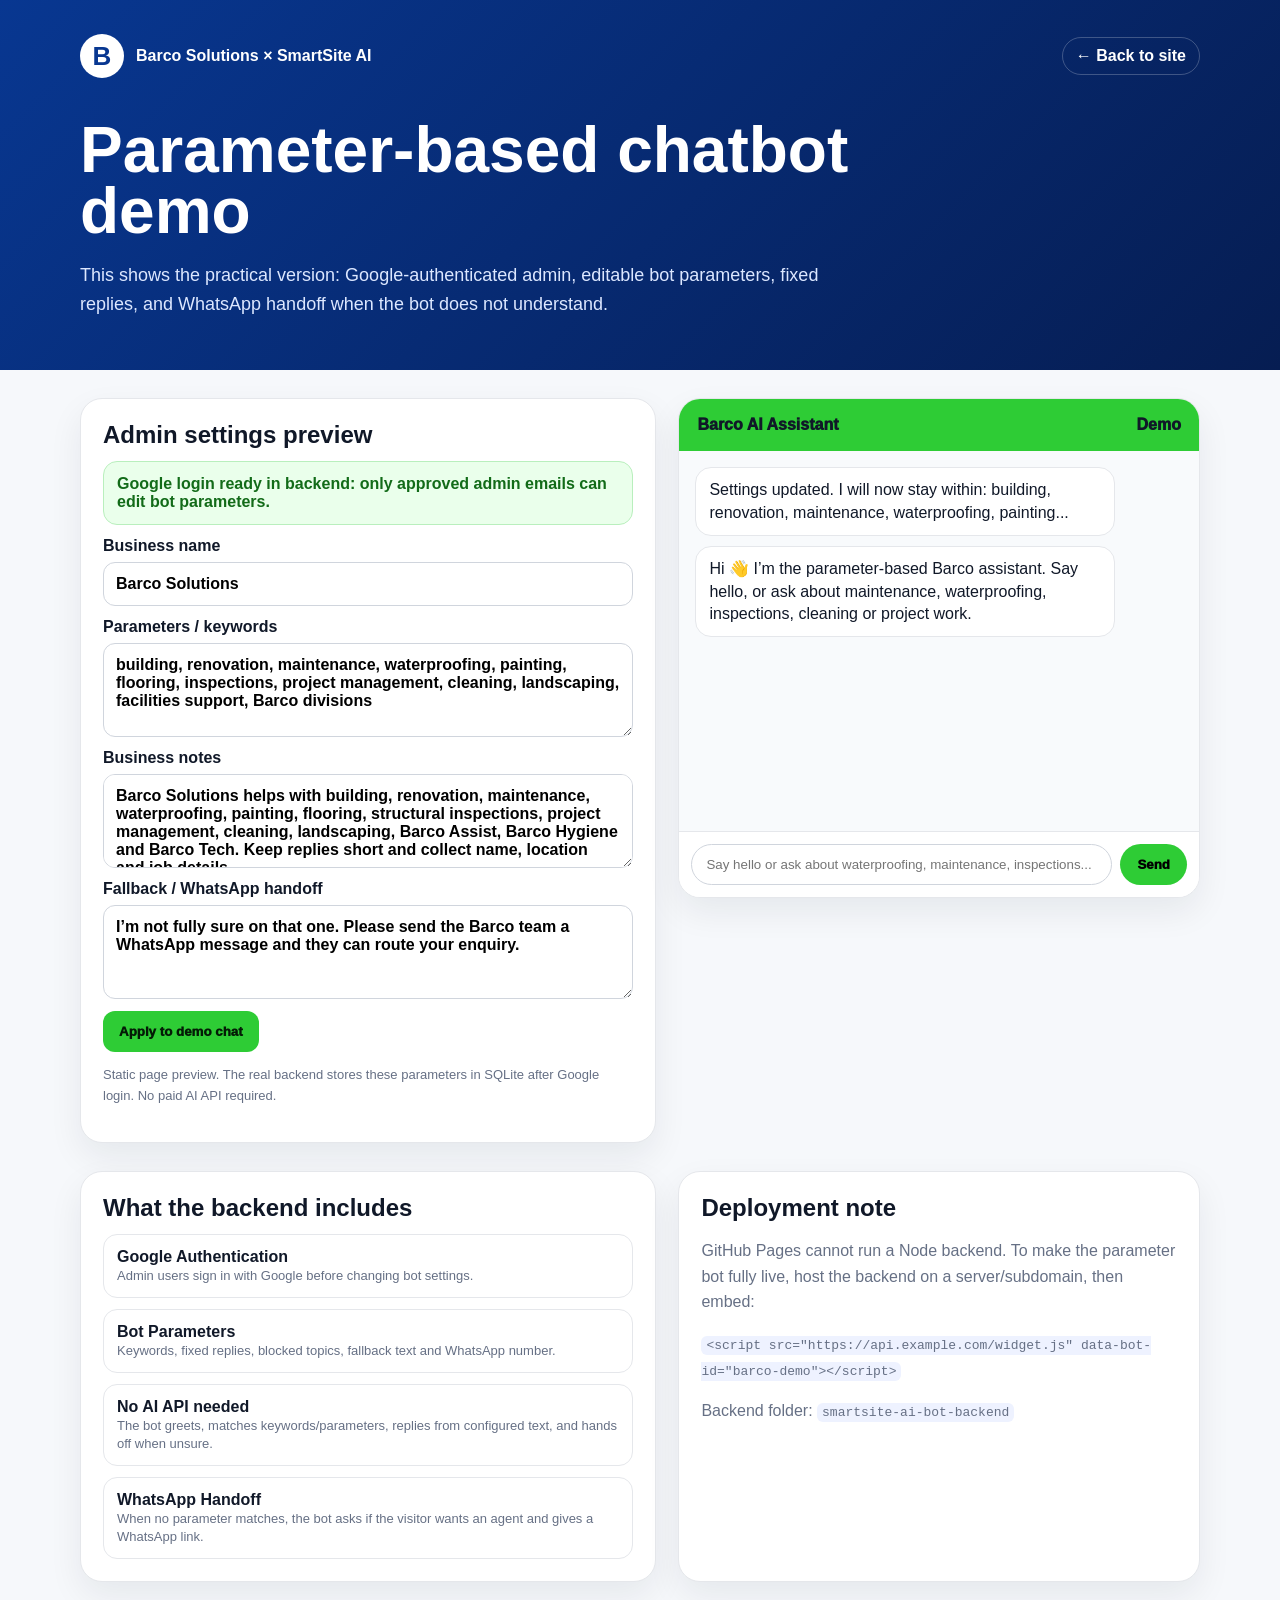
<file: backend-ai.html>
<!doctype html>
<html lang="en">
<head>
  <meta charset="utf-8" />
  <meta name="viewport" content="width=device-width, initial-scale=1" />
  <title>Barco AI Backend Demo | SmartSite SA</title>
  <style>
    :root{--green:#2ecc35;--blue:#083791;--dark:#101828;--muted:#667085;--line:#e5e7eb;--bg:#f6f8fb}*{box-sizing:border-box}body{margin:0;font-family:Inter,Arial,sans-serif;background:var(--bg);color:var(--dark)}header{background:linear-gradient(135deg,var(--blue),#061d52);color:#fff;padding:34px 20px}.wrap{max-width:1120px;margin:0 auto}.top{display:flex;justify-content:space-between;gap:18px;align-items:center}.brand{display:flex;gap:12px;align-items:center;font-weight:900}.logo{width:44px;height:44px;border-radius:50%;background:#fff;color:var(--blue);display:grid;place-items:center;font-size:26px}.pill{border:1px solid #ffffff3a;border-radius:999px;padding:9px 13px;color:#fff;text-decoration:none;font-weight:800}h1{font-size:clamp(34px,5vw,64px);line-height:.96;margin:42px 0 12px;max-width:860px}p{color:var(--muted);line-height:1.6}.hero p{color:#dce7ff;max-width:760px;font-size:18px}.grid{display:grid;grid-template-columns:1.05fr .95fr;gap:22px;margin:28px auto}.card{background:#fff;border:1px solid var(--line);border-radius:22px;padding:22px;box-shadow:0 14px 34px #10182812}.card h2{margin:0 0 12px}.status{display:flex;gap:10px;align-items:center;background:#fff8df;border:1px solid #ecd878;border-radius:14px;padding:13px;color:#5c4b00;font-weight:700}.ok{background:#eaffeb;border-color:#b9efbd;color:#126b18}.admin label{display:grid;gap:7px;font-weight:900;margin:12px 0}.admin input,.admin textarea{width:100%;border:1px solid #d0d5dd;border-radius:12px;padding:12px;font:inherit}.admin textarea{min-height:94px}.btn{border:0;border-radius:12px;background:var(--green);color:#041b06;font-weight:950;padding:13px 16px;cursor:pointer;text-decoration:none;display:inline-block}.btn.blue{background:var(--blue);color:#fff}.chat{height:500px;display:flex;flex-direction:column;overflow:hidden;padding:0}.chatHead{background:var(--green);padding:17px 18px;font-weight:950;display:flex;justify-content:space-between}.chatBody{padding:16px;display:grid;gap:10px;overflow:auto;align-content:start;flex:1;background:#f8fafc}.msg{max-width:86%;padding:11px 13px;border-radius:16px;background:#fff;border:1px solid var(--line);line-height:1.4}.msg.user{justify-self:end;background:var(--blue);color:#fff}.chatInput{display:flex;gap:8px;border-top:1px solid var(--line);padding:12px;background:#fff}.chatInput input{flex:1;border:1px solid #d0d5dd;border-radius:999px;padding:12px 14px}.chatInput button{border:0;border-radius:999px;background:var(--green);font-weight:950;padding:0 17px}.chips{display:flex;flex-wrap:wrap;gap:8px}.chips button{border:1px solid #d0d5dd;background:#fff;border-radius:999px;padding:9px 11px;font-weight:800}.list{display:grid;gap:11px}.list div{padding:13px;border:1px solid var(--line);border-radius:14px;background:#fff}.small{font-size:13px;color:var(--muted)}code{background:#eef2ff;padding:2px 5px;border-radius:6px}@media(max-width:850px){.grid{grid-template-columns:1fr}.top{align-items:flex-start;flex-direction:column}.chat{height:460px}}
  </style>
</head>
<body>
  <header>
    <div class="wrap hero">
      <div class="top"><div class="brand"><div class="logo">B</div><span>Barco Solutions × SmartSite AI</span></div><a class="pill" href="./">← Back to site</a></div>
      <h1>Parameter-based chatbot demo</h1>
      <p>This shows the practical version: Google-authenticated admin, editable bot parameters, fixed replies, and WhatsApp handoff when the bot does not understand.</p>
    </div>
  </header>

  <main class="wrap">
    <div class="grid">
      <section class="card admin">
        <h2>Admin settings preview</h2>
        <div class="status ok">Google login ready in backend: only approved admin emails can edit bot parameters.</div>
        <label>Business name <input id="business" value="Barco Solutions"></label>
        <label>Parameters / keywords <textarea id="topics">building, renovation, maintenance, waterproofing, painting, flooring, inspections, project management, cleaning, landscaping, facilities support, Barco divisions</textarea></label>
        <label>Business notes <textarea id="knowledge">Barco Solutions helps with building, renovation, maintenance, waterproofing, painting, flooring, structural inspections, project management, cleaning, landscaping, Barco Assist, Barco Hygiene and Barco Tech. Keep replies short and collect name, location and job details.</textarea></label>
        <label>Fallback / WhatsApp handoff <textarea id="fallback">I’m not fully sure on that one. Please send the Barco team a WhatsApp message and they can route your enquiry.</textarea></label>
        <button class="btn" id="save">Apply to demo chat</button>
        <p class="small">Static page preview. The real backend stores these parameters in SQLite after Google login. No paid AI API required.</p>
      </section>

      <section class="card chat">
        <div class="chatHead"><span>Barco AI Assistant</span><span>Demo</span></div>
        <div class="chatBody" id="chatBody"></div>
        <div class="chatInput"><input id="chatInput" placeholder="Say hello or ask about waterproofing, maintenance, inspections..."><button id="send">Send</button></div>
      </section>
    </div>

    <div class="grid">
      <section class="card">
        <h2>What the backend includes</h2>
        <div class="list">
          <div><b>Google Authentication</b><br><span class="small">Admin users sign in with Google before changing bot settings.</span></div>
          <div><b>Bot Parameters</b><br><span class="small">Keywords, fixed replies, blocked topics, fallback text and WhatsApp number.</span></div>
          <div><b>No AI API needed</b><br><span class="small">The bot greets, matches keywords/parameters, replies from configured text, and hands off when unsure.</span></div>
          <div><b>WhatsApp Handoff</b><br><span class="small">When no parameter matches, the bot asks if the visitor wants an agent and gives a WhatsApp link.</span></div>
        </div>
      </section>
      <section class="card">
        <h2>Deployment note</h2>
        <p>GitHub Pages cannot run a Node backend. To make the parameter bot fully live, host the backend on a server/subdomain, then embed:</p>
        <p><code>&lt;script src="https://api.example.com/widget.js" data-bot-id="barco-demo"&gt;&lt;/script&gt;</code></p>
        <p>Backend folder: <code>smartsite-ai-bot-backend</code></p>
      </section>
    </div>
  </main>

  <script>
    const body=document.getElementById('chatBody'), input=document.getElementById('chatInput');
    const settings={business:'Barco Solutions',topics:'',knowledge:'',fallback:''};
    function esc(v){return String(v).replace(/[&<>]/g,m=>({'&':'&amp;','<':'&lt;','>':'&gt;'}[m]))}
    function add(type,text){body.insertAdjacentHTML('beforeend',`<div class="msg ${type}">${esc(text)}</div>`);body.scrollTop=body.scrollHeight}
    function apply(){settings.business=business.value;settings.topics=topics.value.toLowerCase();settings.knowledge=knowledge.value;settings.fallback=fallback.value;add('',`Settings updated. I will now stay within: ${topics.value.split(',').slice(0,5).join(', ')}...`)}
    function reply(q){const t=q.toLowerCase().trim();if(/^(hi|hello|hey|good morning|good afternoon|good evening)/.test(t)){add('',`Hello 👋 How can I assist you with ${settings.business}?`);return}const allowed=settings.topics.split(',').map(x=>x.trim()).filter(Boolean);const match=allowed.find(x=>x && t.includes(x.split(' ')[0].toLowerCase()));if(!match){add('',settings.fallback + ' WhatsApp handoff: https://wa.me/?text=' + encodeURIComponent('Hi Barco Solutions, I need help with: '+q));return}add('',`Yes, we can help with ${match}. Please send your name, location and a short description so the team can follow up.`)}
    document.getElementById('save').onclick=apply;document.getElementById('send').onclick=()=>{const q=input.value.trim();if(!q)return;input.value='';add('user',q);setTimeout(()=>reply(q),350)};input.onkeydown=e=>{if(e.key==='Enter')send.click()};
    apply();add('',`Hi 👋 I’m the parameter-based Barco assistant. Say hello, or ask about maintenance, waterproofing, inspections, cleaning or project work.`)
  </script>
</body>
</html>
</file>
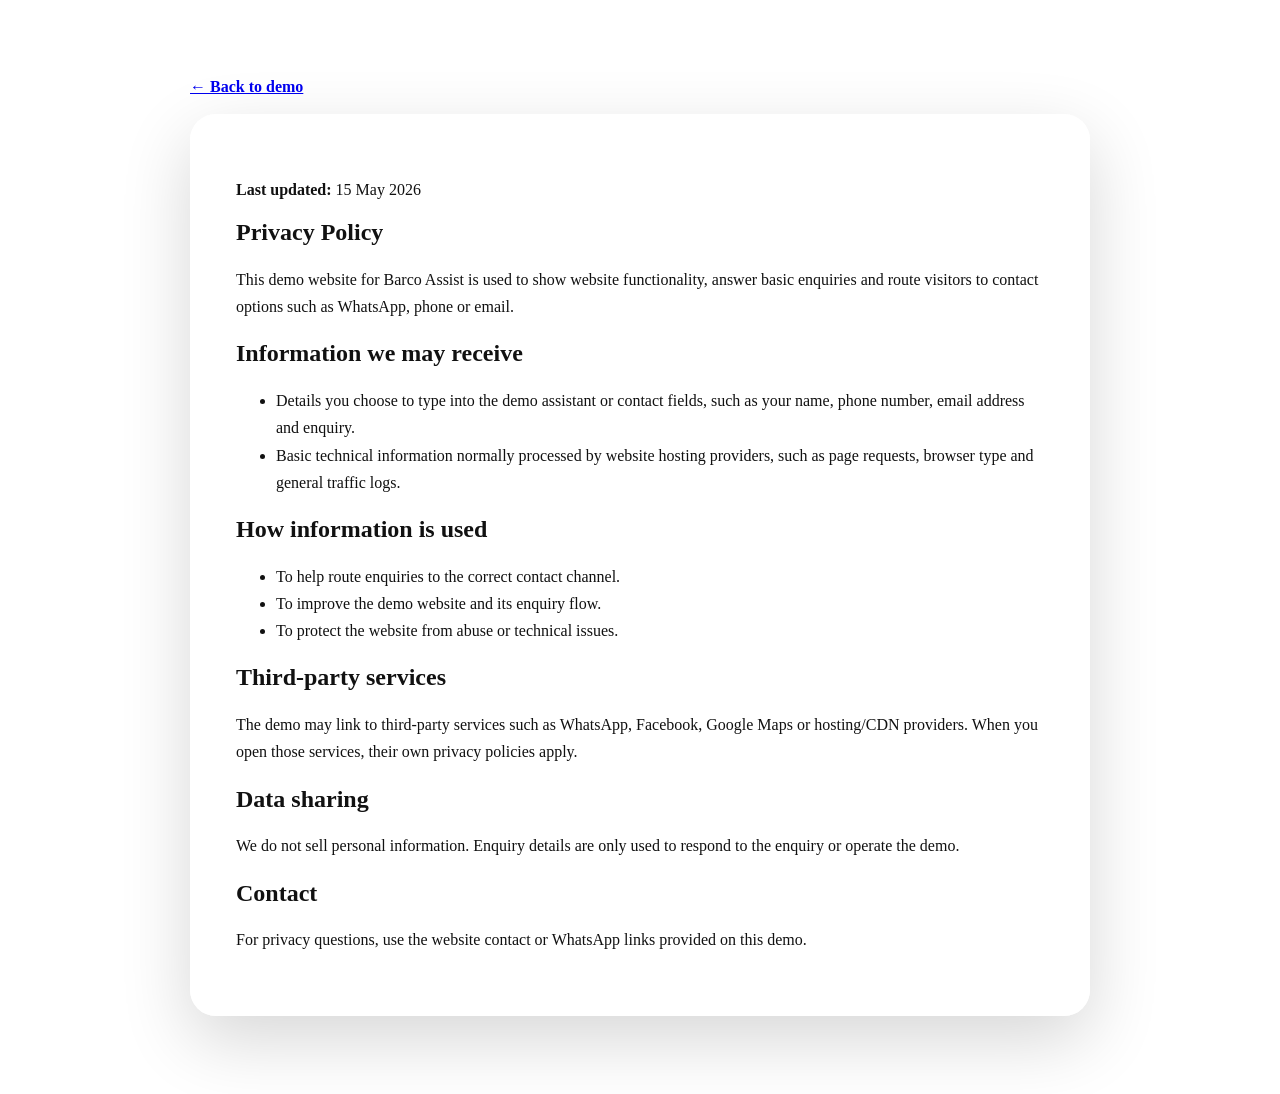
<file: privacy.html>
<!DOCTYPE html>
<html lang="en">
<head>
  <meta charset="UTF-8" />
  <meta name="viewport" content="width=device-width, initial-scale=1.0" />
  <title>Privacy Policy | Barco Assist Demo</title>
  <meta name="description" content="Privacy policy for the Barco Assist demo website." />
  <meta name="robots" content="noindex, follow" />
  <style>
    body { min-height: 100vh; }
    .privacy-wrap { width: min(900px, calc(100% - 32px)); margin: 0 auto; padding: 70px 0; }
    .privacy-card { background: rgba(255,255,255,.94); color: #111; border-radius: 26px; padding: clamp(24px,4vw,46px); box-shadow: 0 24px 70px rgba(0,0,0,.16); }
    .privacy-card h1 { margin-top: 0; }
    .privacy-card p, .privacy-card li { line-height: 1.7; }
    .privacy-card a { font-weight: 800; }
    .privacy-back { display: inline-block; margin-bottom: 18px; font-weight: 900; }
  </style>
</head>
<body>
  <main class="privacy-wrap">
    <a class="privacy-back" href="index.html">← Back to demo</a>
    <article class="privacy-card">
      <p><strong>Last updated:</strong> 15 May 2026</p>
      <h1>Privacy Policy</h1>
      <p>This demo website for Barco Assist is used to show website functionality, answer basic enquiries and route visitors to contact options such as WhatsApp, phone or email.</p>
      <h2>Information we may receive</h2>
      <ul>
        <li>Details you choose to type into the demo assistant or contact fields, such as your name, phone number, email address and enquiry.</li>
        <li>Basic technical information normally processed by website hosting providers, such as page requests, browser type and general traffic logs.</li>
      </ul>
      <h2>How information is used</h2>
      <ul>
        <li>To help route enquiries to the correct contact channel.</li>
        <li>To improve the demo website and its enquiry flow.</li>
        <li>To protect the website from abuse or technical issues.</li>
      </ul>
      <h2>Third-party services</h2>
      <p>The demo may link to third-party services such as WhatsApp, Facebook, Google Maps or hosting/CDN providers. When you open those services, their own privacy policies apply.</p>
      <h2>Data sharing</h2>
      <p>We do not sell personal information. Enquiry details are only used to respond to the enquiry or operate the demo.</p>
      <h2>Contact</h2>
      <p>For privacy questions, use the website contact or WhatsApp links provided on this demo.</p>
    </article>
  </main>
</body>
</html>
</file>
